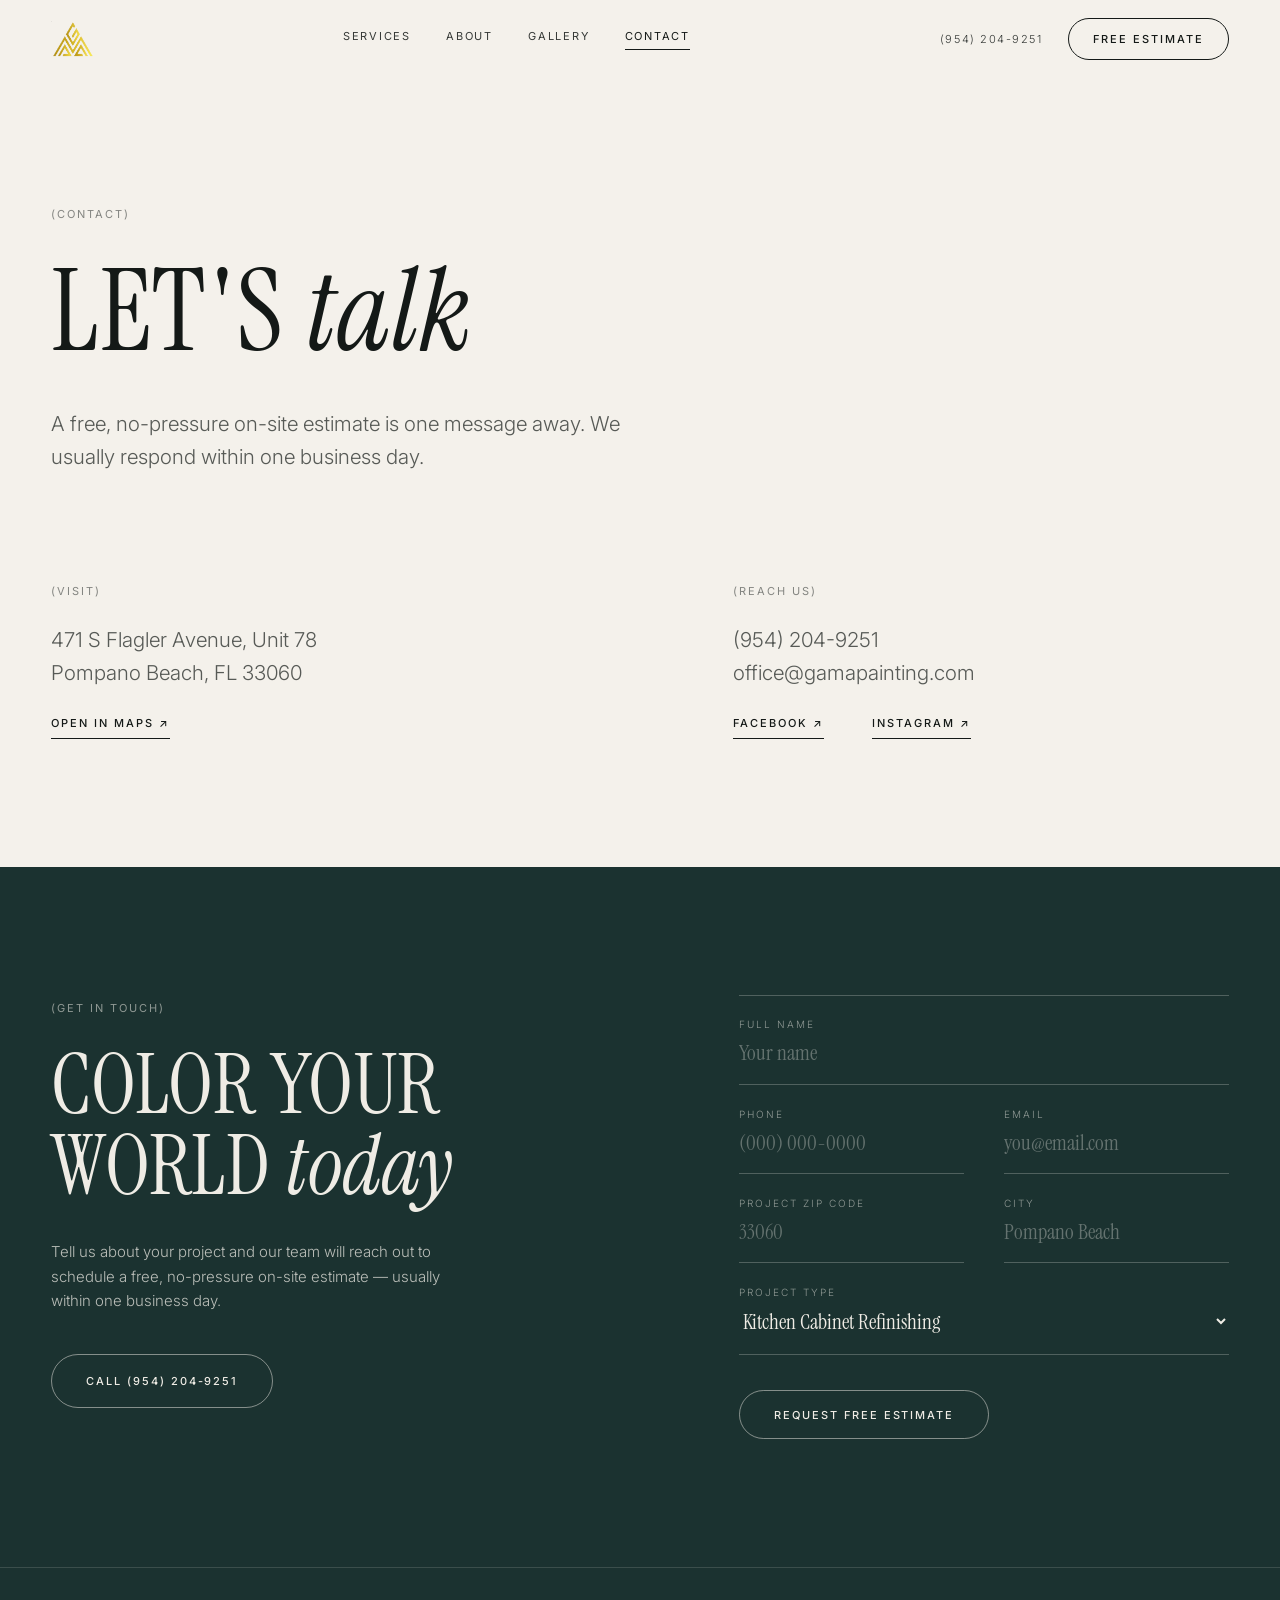
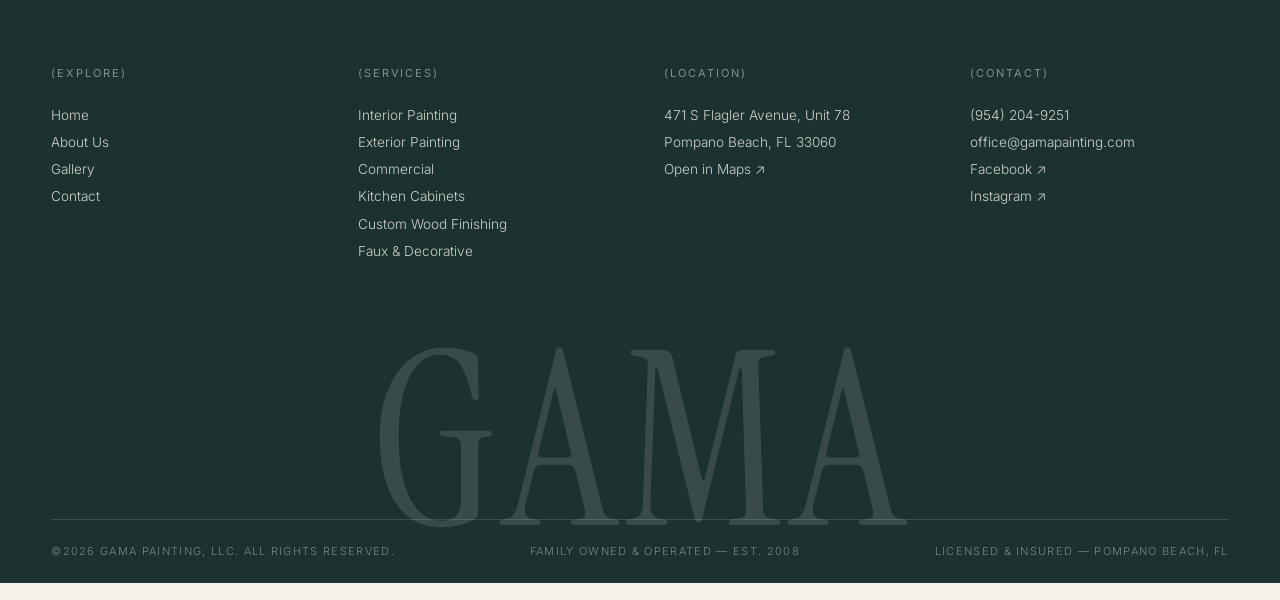
<file: contact.html>
<!DOCTYPE html>
<html lang="en">
<head>
<meta charset="UTF-8">
<meta name="viewport" content="width=device-width, initial-scale=1.0">
<title>Contact — Gama Painting</title>
<meta name="description" content="Request a free on-site estimate from Gama Painting. Call (954) 204-9251 or send a message — Pompano Beach, South Florida.">
<link rel="preconnect" href="https://fonts.googleapis.com">
<link rel="preconnect" href="https://fonts.gstatic.com" crossorigin>
<link href="https://fonts.googleapis.com/css2?family=Instrument+Serif:ital@0;1&family=Inter:wght@300;400;500&display=swap" rel="stylesheet">
<link rel="stylesheet" href="css/style.css">
</head>
<body>
<header class="site-header is-static">
  <a class="brand" href="index.html" aria-label="Gama Painting — Home"><img class="brand-mark" src="img/logo.png" alt="Gama Painting"></a>
  <nav class="main-nav">
    <a href="index.html#services">Services</a>
    <a href="about.html">About</a>
    <a href="gallery.html">Gallery</a>
    <a href="contact.html" class="active">Contact</a>
  </nav>
  <div class="header-cta">
    <a class="header-phone" href="tel:+19542049251">(954) 204-9251</a>
    <a class="btn" href="contact.html">Free Estimate</a>
    <button class="nav-toggle" aria-label="Menu">Menu</button>
  </div>
</header>
<nav class="mobile-menu">
  <a href="index.html">Home</a>
  <a href="index.html#services">Services</a>
  <a href="about.html">About</a>
  <a href="gallery.html">Gallery</a>
  <a href="contact.html">Contact</a>
</nav>
<section class="page-hero">
  <span class="label reveal">(Contact)</span>
  <h1 class="display h-xxl reveal">Let's <em>talk</em></h1>
  <p class="lead reveal" style="max-width:52ch;margin-top:2.5rem">A free, no-pressure on-site estimate is one message away. We usually respond within one business day.</p>
</section>

<section class="section" style="padding-top:2rem">
  <div class="split">
    <div class="split__copy reveal">
      <span class="label">(Visit)</span>
      <p class="lead">471 S Flagler Avenue, Unit 78<br>Pompano Beach, FL 33060</p>
      <a class="text-link" href="https://maps.google.com/?q=471+S+Flagler+Avenue+Pompano+Beach+FL" target="_blank" rel="noopener">Open in Maps ↗</a>
    </div>
    <div class="split__copy reveal">
      <span class="label">(Reach us)</span>
      <p class="lead"><a href="tel:+19542049251">(954) 204-9251</a><br><a href="mailto:office@gamapainting.com">office@gamapainting.com</a></p>
      <div class="partner-line">
        <a class="text-link" href="https://www.facebook.com/gamapainting/" target="_blank" rel="noopener">Facebook ↗</a>
        <a class="text-link" href="https://www.instagram.com/gamapainting1/" target="_blank" rel="noopener">Instagram ↗</a>
      </div>
    </div>
  </div>
</section>


<section class="section cta" id="estimate">
  <div class="cta-grid">
    <div class="reveal">
      <span class="label">(Get in touch)</span>
      <h2 class="display h-xl" style="margin:1.6rem 0 2rem">Color your<br>world <em>today</em></h2>
      <p>Tell us about your project and our team will reach out to schedule a free, no-pressure on-site estimate — usually within one business day.</p>
      <p style="margin-top:2.5rem"><a class="btn btn--light" href="tel:+19542049251">Call (954) 204-9251</a></p>
    </div>
    <form class="form reveal" novalidate>
      <div class="field"><label for="f-name">Full name</label><input id="f-name" type="text" placeholder="Your name" required></div>
      <div class="field-row">
        <div class="field"><label for="f-phone">Phone</label><input id="f-phone" type="tel" placeholder="(000) 000-0000" required></div>
        <div class="field"><label for="f-email">Email</label><input id="f-email" type="email" placeholder="you@email.com" required></div>
      </div>
      <div class="field-row">
        <div class="field"><label for="f-zip">Project zip code</label><input id="f-zip" type="text" placeholder="33060"></div>
        <div class="field"><label for="f-city">City</label><input id="f-city" type="text" placeholder="Pompano Beach"></div>
      </div>
      <div class="field">
        <label for="f-type">Project type</label>
        <select id="f-type">
          <option>Kitchen Cabinet Refinishing</option>
          <option>Interior Painting</option>
          <option>Exterior Painting</option>
          <option>Commercial</option>
          <option>Wood Finishing / Decorative</option>
        </select>
      </div>
      <button class="btn btn--light" type="submit">Request free estimate</button>
      <p class="form__ok">Thank you — your message has been received. We will get back to you shortly.</p>
    </form>
  </div>
</section>

<footer class="site-footer">
  <div class="footer-grid">
    <div>
      <span class="label">(Explore)</span>
      <a href="index.html">Home</a>
      <a href="about.html">About Us</a>
      <a href="gallery.html">Gallery</a>
      <a href="contact.html">Contact</a>
    </div>
    <div>
      <span class="label">(Services)</span>
      <a href="interior-painting.html">Interior Painting</a>
      <a href="exterior-painting.html">Exterior Painting</a>
      <a href="commercial.html">Commercial</a>
      <a href="kitchen-cabinets.html">Kitchen Cabinets</a>
      <a href="wood-finishing.html">Custom Wood Finishing</a>
      <a href="faux-decorative.html">Faux &amp; Decorative</a>
    </div>
    <div>
      <span class="label">(Location)</span>
      <p>471 S Flagler Avenue, Unit 78<br>Pompano Beach, FL 33060</p>
      <a href="https://maps.google.com/?q=471+S+Flagler+Avenue+Pompano+Beach+FL" target="_blank" rel="noopener">Open in Maps ↗</a>
    </div>
    <div>
      <span class="label">(Contact)</span>
      <a href="tel:+19542049251">(954) 204-9251</a>
      <a href="mailto:office@gamapainting.com">office@gamapainting.com</a>
      <a href="https://www.facebook.com/gamapainting/" target="_blank" rel="noopener">Facebook ↗</a>
      <a href="https://www.instagram.com/gamapainting1/" target="_blank" rel="noopener">Instagram ↗</a>
    </div>
  </div>
  <div class="footer-mark">Gama</div>
  <div class="footer-base">
    <span>©2026 Gama Painting, LLC. All rights reserved.</span>
    <span>Family owned &amp; operated — Est. 2008</span>
    <span>Licensed &amp; insured — Pompano Beach, FL</span>
  </div>
</footer>
<script src="js/main.js"></script>
</body>
</html>
</file>
<file: css/style.css>
/* ============================================================
   GAMA PAINTING — Editorial redesign (Elyse Residence reference)
   Light mode · Instrument Serif + Inter · #254441 accent
   ============================================================ */

:root {
  --paper: #f4f1eb;
  --paper-2: #eae5db;
  --ink: #141917;
  --ink-70: rgba(20, 25, 23, 0.7);
  --ink-50: rgba(20, 25, 23, 0.5);
  --line: rgba(20, 25, 23, 0.16);
  --green: #254441;
  --green-deep: #1b3230;
  --paper-on-dark: #efece5;
  --serif: "Instrument Serif", "Times New Roman", serif;
  --sans: "Inter", "Helvetica Neue", Arial, sans-serif;
  --pad: clamp(1.25rem, 4vw, 4rem);
}

* { margin: 0; padding: 0; box-sizing: border-box; }

html { scroll-behavior: smooth; }

body {
  background: var(--paper);
  color: var(--ink);
  font-family: var(--sans);
  font-size: 15px;
  font-weight: 300;
  line-height: 1.65;
  -webkit-font-smoothing: antialiased;
  overflow-x: hidden;
}

img { max-width: 100%; display: block; }
a { color: inherit; text-decoration: none; }
ul { list-style: none; }

::selection { background: var(--green); color: var(--paper); }

/* ---------- type utilities ---------- */

.label {
  font-family: var(--sans);
  font-size: 0.6875rem;
  font-weight: 400;
  letter-spacing: 0.18em;
  text-transform: uppercase;
  color: var(--ink-50);
}

.label--light { color: rgba(239, 236, 229, 0.6); }

.display {
  font-family: var(--serif);
  font-weight: 400;
  text-transform: uppercase;
  line-height: 0.98;
  letter-spacing: 0.005em;
}

.display em,
.serif-italic {
  font-family: var(--serif);
  font-style: italic;
  text-transform: none;
  letter-spacing: 0;
}

.h-xxl { font-size: clamp(3.2rem, 9vw, 8.5rem); }
.h-xl  { font-size: clamp(2.6rem, 6.5vw, 5.5rem); }
.h-lg  { font-size: clamp(2rem, 4.5vw, 3.6rem); }
.h-md  { font-size: clamp(1.5rem, 2.6vw, 2.1rem); }

.lead {
  font-size: clamp(1.05rem, 1.6vw, 1.3rem);
  line-height: 1.6;
  color: var(--ink-70);
  font-weight: 300;
}

.body-copy { color: var(--ink-70); max-width: 44ch; }

/* ---------- buttons ---------- */

.btn {
  display: inline-flex;
  align-items: center;
  gap: 0.75rem;
  font-family: var(--sans);
  font-size: 0.6875rem;
  font-weight: 500;
  letter-spacing: 0.18em;
  text-transform: uppercase;
  padding: 1.05rem 2.1rem;
  border: 1px solid var(--ink);
  border-radius: 999px;
  color: var(--ink);
  background: transparent;
  cursor: pointer;
  transition: background 0.35s ease, color 0.35s ease, border-color 0.35s ease;
}

.btn:hover { background: var(--green); border-color: var(--green); color: var(--paper); }

.btn--solid { background: var(--green); border-color: var(--green); color: var(--paper); }
.btn--solid:hover { background: var(--ink); border-color: var(--ink); }

.btn--light { border-color: rgba(239, 236, 229, 0.5); color: var(--paper-on-dark); }
.btn--light:hover { background: var(--paper-on-dark); border-color: var(--paper-on-dark); color: var(--ink); }

.text-link {
  justify-self: start;
  align-self: start;
  font-size: 0.6875rem;
  font-weight: 500;
  letter-spacing: 0.18em;
  text-transform: uppercase;
  border-bottom: 1px solid var(--ink);
  padding-bottom: 0.35rem;
  transition: color 0.3s, border-color 0.3s;
}
.text-link:hover { color: var(--green); border-color: var(--green); }

/* ---------- header ---------- */

.site-header {
  position: fixed;
  inset: 0 0 auto 0;
  z-index: 100;
  display: flex;
  align-items: center;
  justify-content: space-between;
  padding: 1.1rem var(--pad);
  transition: background 0.4s ease, box-shadow 0.4s ease, padding 0.4s ease;
  color: var(--paper-on-dark);
}

.site-header.is-solid {
  background: rgba(244, 241, 235, 0.92);
  backdrop-filter: blur(12px);
  color: var(--ink);
  box-shadow: 0 1px 0 var(--line);
  padding: 0.85rem var(--pad);
}

.site-header.is-static {
  position: absolute;
  color: var(--ink);
}
.site-header.is-static.is-solid { position: fixed; }

.brand {
  font-family: var(--serif);
  font-size: 1.55rem;
  letter-spacing: 0.04em;
  text-transform: uppercase;
  line-height: 1;
  display: inline-flex;
  align-items: center;
  gap: 0.7rem;
}

.brand-mark {
  width: 2.6rem;
  height: auto;
  flex-shrink: 0;
  display: block;
}
.brand span { font-style: italic; text-transform: none; letter-spacing: 0; opacity: 0.75; font-size: 0.9em; }

.main-nav { display: flex; gap: 2.2rem; }

.main-nav a {
  font-size: 0.6875rem;
  font-weight: 400;
  letter-spacing: 0.16em;
  text-transform: uppercase;
  opacity: 0.85;
  transition: opacity 0.25s;
}
.main-nav a:hover, .main-nav a.active { opacity: 1; }
.main-nav a.active { border-bottom: 1px solid currentColor; padding-bottom: 0.25rem; }

.header-cta { display: flex; align-items: center; gap: 1.6rem; }
.header-phone {
  font-size: 0.6875rem;
  letter-spacing: 0.14em;
  opacity: 0.85;
  white-space: nowrap;
}
.header-cta .btn { padding: 0.7rem 1.5rem; }
.site-header:not(.is-solid):not(.is-static) .btn { border-color: rgba(239,236,229,0.5); color: var(--paper-on-dark); }
.site-header:not(.is-solid):not(.is-static) .btn:hover { background: var(--paper-on-dark); color: var(--ink); }

.nav-toggle {
  display: none;
  background: none;
  border: none;
  color: currentColor;
  font-size: 0.6875rem;
  letter-spacing: 0.18em;
  text-transform: uppercase;
  cursor: pointer;
  font-family: var(--sans);
}

/* mobile menu */
.mobile-menu {
  position: fixed;
  inset: 0;
  background: var(--green-deep);
  color: var(--paper-on-dark);
  z-index: 99;
  display: flex;
  flex-direction: column;
  justify-content: center;
  padding: var(--pad);
  gap: 0.4rem;
  opacity: 0;
  pointer-events: none;
  transition: opacity 0.4s ease;
}
.mobile-menu.open { opacity: 1; pointer-events: auto; }
.mobile-menu a {
  font-family: var(--serif);
  font-size: clamp(2rem, 8vw, 3.4rem);
  text-transform: uppercase;
  line-height: 1.15;
  opacity: 0.9;
}
.mobile-menu a:hover { font-style: italic; }

/* ---------- hero ---------- */

.hero {
  position: relative;
  min-height: 100svh;
  display: flex;
  flex-direction: column;
  justify-content: flex-end;
  color: var(--paper-on-dark);
  isolation: isolate;
  overflow: hidden;
}

.hero__media, .hero__media img {
  position: absolute;
  inset: 0;
  width: 100%;
  height: 100%;
  object-fit: cover;
  z-index: -2;
}

.hero::after {
  content: "";
  position: absolute;
  inset: 0;
  z-index: -1;
  background: linear-gradient(to bottom, rgba(18,23,23,0.35) 0%, rgba(18,23,23,0.12) 45%, rgba(18,23,23,0.68) 100%);
}

@media (max-width: 980px) {
  .hero::after {
    background: linear-gradient(to bottom, rgba(18,23,23,0.38) 0%, rgba(18,23,23,0.18) 35%, rgba(18,23,23,0.55) 65%, rgba(18,23,23,0.82) 100%);
  }
}

.hero__top {
  position: absolute;
  top: 6.5rem;
  left: var(--pad);
  right: var(--pad);
  display: flex;
  justify-content: space-between;
}

.hero__title {
  font-size: clamp(5rem, 21.5vw, 21rem);
  text-align: left;
  padding: 0 var(--pad);
  margin-bottom: -0.02em;
  letter-spacing: 0.02em;
}

.hero__strap {
  display: flex;
  justify-content: space-between;
  align-items: flex-end;
  gap: 2rem;
  padding: 0 var(--pad) 2.2rem;
}

.hero__strap p {
  max-width: 34ch;
  font-size: 0.95rem;
  color: rgba(239, 236, 229, 0.85);
}

.hero--inner {
  min-height: 72svh;
}
.hero--inner .hero__title { font-size: clamp(3rem, 10.5vw, 9.5rem); }

/* ---------- sections ---------- */

section { position: relative; }

.section {
  padding: clamp(5rem, 10vw, 9rem) var(--pad);
}

.section--line { border-top: 1px solid var(--line); }
.section--tint { background: var(--paper-2); }

.section-head {
  display: grid;
  grid-template-columns: 1fr auto;
  align-items: end;
  gap: 2rem;
  margin-bottom: clamp(3rem, 6vw, 5.5rem);
}

.section-head .label { display: block; margin-bottom: 1.6rem; }

/* about split */
.split {
  display: grid;
  grid-template-columns: 1.1fr 0.9fr;
  gap: clamp(2.5rem, 6vw, 6rem);
  align-items: start;
}

.split__copy { display: grid; gap: 1.5rem; max-width: 52ch; }

.portrait-stack { position: relative; }
.portrait-stack img {
  width: 100%;
  aspect-ratio: 4 / 5;
  object-fit: cover;
}

/* stats */
.stats {
  display: grid;
  grid-template-columns: repeat(4, 1fr);
  border-top: 1px solid var(--line);
  margin-top: clamp(3.5rem, 7vw, 6rem);
}

.stat {
  padding: 2.4rem 2rem 0 0;
  border-right: 1px solid var(--line);
  padding-right: 2rem;
}
.stat:last-child { border-right: 0; }
.stat + .stat { padding-left: 2rem; }

.stat__num {
  font-family: var(--serif);
  font-size: clamp(3.4rem, 6vw, 5.6rem);
  line-height: 1;
}
.stat__num sup {
  font-size: 0.35em;
  font-style: italic;
  vertical-align: super;
}
.stat__cap {
  margin-top: 1rem;
  font-size: 0.8rem;
  color: var(--ink-50);
  max-width: 20ch;
}

/* ---------- services index ---------- */

.service-rows { border-top: 1px solid var(--line); }

.service-row {
  display: grid;
  grid-template-columns: 4rem 1fr 22rem auto;
  align-items: center;
  gap: 2.5rem;
  padding: 2.2rem 0;
  border-bottom: 1px solid var(--line);
  transition: padding 0.35s ease;
}

.service-row:hover { padding-left: 1rem; }

.service-row__idx {
  font-size: 0.6875rem;
  letter-spacing: 0.18em;
  color: var(--ink-50);
}

.service-row__name {
  font-family: var(--serif);
  font-size: clamp(1.7rem, 3.6vw, 3.1rem);
  text-transform: uppercase;
  line-height: 1;
  transition: font-style 0.2s;
}
.service-row:hover .service-row__name { font-style: italic; color: var(--green); }

.service-row__desc { font-size: 0.85rem; color: var(--ink-50); max-width: 34ch; }

.service-row__thumb {
  width: 9rem;
  height: 6rem;
  object-fit: cover;
  opacity: 0;
  transform: scale(0.94);
  transition: opacity 0.4s ease, transform 0.4s ease;
}
.service-row:hover .service-row__thumb { opacity: 1; transform: scale(1); }

/* ---------- values ---------- */

.values { border-top: 1px solid var(--line); }

.value-item {
  display: grid;
  grid-template-columns: 6rem 1fr 1fr;
  gap: 2rem;
  padding: 2.6rem 0;
  border-bottom: 1px solid var(--line);
  align-items: baseline;
}

.value-item__num { font-size: 0.6875rem; letter-spacing: 0.2em; color: var(--ink-50); }

.value-item__name {
  font-family: var(--serif);
  font-size: clamp(1.4rem, 2.6vw, 2.2rem);
  text-transform: uppercase;
  line-height: 1.1;
}

.value-item__desc { color: var(--ink-70); max-width: 40ch; font-size: 0.9rem; }

/* ---------- process steps ---------- */

.steps { counter-reset: step; border-top: 1px solid var(--line); }

.step {
  display: grid;
  grid-template-columns: 6rem 1fr 1.2fr;
  gap: 2rem;
  padding: 2.3rem 0;
  border-bottom: 1px solid var(--line);
  align-items: baseline;
}

.step__num { font-size: 0.6875rem; letter-spacing: 0.2em; color: var(--ink-50); }

.step__name {
  font-family: var(--serif);
  font-size: clamp(1.3rem, 2.4vw, 2rem);
  text-transform: uppercase;
  line-height: 1.12;
}

.step__desc { color: var(--ink-70); font-size: 0.9rem; max-width: 52ch; }

/* ---------- image bands / galleries ---------- */

.img-band {
  display: grid;
  grid-template-columns: repeat(3, 1fr);
  gap: 1rem;
}
.img-band img {
  width: 100%;
  aspect-ratio: 4 / 3;
  object-fit: cover;
}
.img-band img:nth-child(2) { transform: translateY(2.5rem); }

.masonry {
  columns: 3;
  column-gap: 1rem;
}
.masonry img {
  width: 100%;
  margin-bottom: 1rem;
  break-inside: avoid;
}
.masonry img.is-hidden { display: none; }

.load-more-wrap {
  text-align: center;
  margin-top: clamp(2rem, 4vw, 3rem);
}
.load-more span { opacity: 0.55; }

/* full-bleed image */
.full-image { height: clamp(20rem, 70vh, 44rem); overflow: hidden; }
.full-image img { width: 100%; height: 100%; object-fit: cover; }

/* ---------- before / after ---------- */

.ba {
  position: relative;
  aspect-ratio: 4 / 3;
  overflow: hidden;
  user-select: none;
}
.ba img {
  position: absolute;
  inset: 0;
  width: 100%;
  height: 100%;
  object-fit: cover;
  pointer-events: none;
}
.ba__after { clip-path: inset(0 0 0 50%); }
.ba__handle {
  position: absolute;
  top: 0;
  bottom: 0;
  left: 50%;
  width: 1px;
  background: var(--paper);
  pointer-events: none;
}
.ba__handle::after {
  content: "◂ ▸";
  position: absolute;
  top: 50%;
  left: 50%;
  transform: translate(-50%, -50%);
  background: var(--paper);
  color: var(--ink);
  font-size: 0.6rem;
  letter-spacing: 0.1em;
  padding: 0.55rem 0.7rem;
  border-radius: 999px;
  white-space: nowrap;
}
.ba input[type="range"] {
  position: absolute;
  inset: 0;
  width: 100%;
  height: 100%;
  opacity: 0;
  cursor: ew-resize;
  margin: 0;
}
.ba__tag {
  position: absolute;
  bottom: 0.9rem;
  font-size: 0.6rem;
  letter-spacing: 0.18em;
  text-transform: uppercase;
  background: rgba(20,25,23,0.55);
  color: var(--paper-on-dark);
  padding: 0.35rem 0.7rem;
  border-radius: 999px;
  pointer-events: none;
}
.ba__tag--before { left: 0.9rem; }
.ba__tag--after { right: 0.9rem; }

.ba-grid {
  display: grid;
  grid-template-columns: 1fr 1fr;
  gap: 1rem;
}

/* ---------- quotes ---------- */

.quotes {
  display: grid;
  grid-template-columns: repeat(2, 1fr);
  gap: 1px;
  background: var(--line);
  border: 1px solid var(--line);
}

.quote {
  background: var(--paper);
  padding: clamp(2rem, 4vw, 3.4rem);
  display: flex;
  flex-direction: column;
  gap: 2rem;
  justify-content: space-between;
}
.section--tint .quote { background: var(--paper-2); }

.quote__text {
  font-family: var(--serif);
  font-size: clamp(1.15rem, 1.9vw, 1.55rem);
  line-height: 1.35;
}
.quote__text::before { content: "“"; }
.quote__text::after { content: "”"; }

.quote__who { font-size: 0.6875rem; letter-spacing: 0.16em; text-transform: uppercase; color: var(--ink-50); }

.rating-line {
  display: flex;
  align-items: baseline;
  gap: 1.2rem;
  margin-bottom: clamp(2.5rem, 5vw, 4rem);
}
.rating-line .stars { color: var(--green); letter-spacing: 0.2em; }

/* ---------- marquee ---------- */

.marquee {
  overflow: hidden;
  border-top: 1px solid var(--line);
  border-bottom: 1px solid var(--line);
  padding: 1.4rem 0;
  white-space: nowrap;
}
.marquee__track {
  display: inline-block;
  animation: marquee 38s linear infinite;
}
.marquee span {
  font-family: var(--serif);
  font-size: clamp(1.1rem, 2vw, 1.6rem);
  text-transform: uppercase;
  margin-right: 3.5rem;
  color: var(--ink-70);
}
.marquee em { font-style: italic; color: var(--green); }

@keyframes marquee {
  from { transform: translateX(0); }
  to { transform: translateX(-50%); }
}

/* ---------- FAQ ---------- */

.faq { border-top: 1px solid var(--line); }

.faq-item { border-bottom: 1px solid var(--line); }

.faq-item summary {
  display: grid;
  grid-template-columns: 5rem 1fr auto;
  gap: 2rem;
  align-items: baseline;
  padding: 1.9rem 0;
  cursor: pointer;
  list-style: none;
}
.faq-item summary::-webkit-details-marker { display: none; }

.faq-item__num { font-size: 0.6875rem; letter-spacing: 0.2em; color: var(--ink-50); }

.faq-item__q {
  font-family: var(--serif);
  font-size: clamp(1.2rem, 2.2vw, 1.8rem);
  text-transform: uppercase;
  line-height: 1.15;
}

.faq-item__icon {
  font-family: var(--serif);
  font-size: 1.4rem;
  transition: transform 0.3s;
}
.faq-item[open] .faq-item__icon { transform: rotate(45deg); }

.faq-item__a {
  padding: 0 0 2.2rem 7rem;
  color: var(--ink-70);
  max-width: 62ch;
  font-size: 0.92rem;
}

/* ---------- CTA / form ---------- */

.cta {
  background: var(--green-deep);
  color: var(--paper-on-dark);
}

.cta .label { color: rgba(239, 236, 229, 0.55); }

.cta-grid {
  display: grid;
  grid-template-columns: 1.1fr 0.9fr;
  gap: clamp(3rem, 7vw, 7rem);
  align-items: start;
}

.cta p { color: rgba(239, 236, 229, 0.75); max-width: 44ch; }

.form { display: grid; gap: 0; border-top: 1px solid rgba(239,236,229,0.25); }

.form .field {
  display: grid;
  gap: 0.4rem;
  padding: 1.3rem 0 1.1rem;
  border-bottom: 1px solid rgba(239,236,229,0.25);
}

.form label {
  font-size: 0.625rem;
  letter-spacing: 0.2em;
  text-transform: uppercase;
  color: rgba(239, 236, 229, 0.55);
}

.form input, .form select {
  background: transparent;
  border: none;
  outline: none;
  color: var(--paper-on-dark);
  font-family: var(--serif);
  font-size: 1.3rem;
  width: 100%;
}
.form select option { color: var(--ink); }
.form input::placeholder { color: rgba(239,236,229,0.35); }

.form .btn { margin-top: 2.2rem; justify-self: start; }

.form__ok {
  font-family: var(--serif);
  font-size: 1.5rem;
  font-style: italic;
  padding-top: 2rem;
  display: none;
}

.field-row { display: grid; grid-template-columns: 1fr 1fr; gap: 0 2.5rem; }

/* ---------- footer ---------- */

.site-footer {
  background: var(--green-deep);
  color: var(--paper-on-dark);
  padding: clamp(4rem, 8vw, 6rem) var(--pad) 0;
  border-top: 1px solid rgba(239,236,229,0.15);
}

.footer-grid {
  display: grid;
  grid-template-columns: repeat(4, 1fr);
  gap: 3rem;
  padding-bottom: 4rem;
}

.footer-grid .label { color: rgba(239,236,229,0.5); display: block; margin-bottom: 1.2rem; }

.footer-grid a, .footer-grid p {
  display: block;
  font-size: 0.85rem;
  color: rgba(239,236,229,0.85);
  line-height: 2;
}
.footer-grid a:hover { color: #fff; font-style: italic; }

.footer-mark {
  font-family: var(--serif);
  font-size: clamp(4.5rem, 19vw, 19rem);
  text-transform: uppercase;
  line-height: 0.78;
  text-align: center;
  color: rgba(239, 236, 229, 0.14);
  letter-spacing: 0.03em;
  transform: translateY(0.08em);
  user-select: none;
}

.footer-base {
  display: flex;
  justify-content: space-between;
  gap: 1rem;
  padding: 1.4rem 0;
  border-top: 1px solid rgba(239,236,229,0.15);
  font-size: 0.6875rem;
  letter-spacing: 0.12em;
  text-transform: uppercase;
  color: rgba(239,236,229,0.45);
}

/* ---------- page intro (inner pages) ---------- */

.page-hero {
  padding: clamp(9rem, 16vw, 13rem) var(--pad) clamp(3rem, 6vw, 5rem);
}
.page-hero .label { display: block; margin-bottom: 2rem; }

.partner-line {
  display: flex;
  gap: 3rem;
  align-items: center;
  flex-wrap: wrap;
}
.partner-line span {
  font-family: var(--serif);
  font-size: 1.3rem;
  font-style: italic;
  color: var(--ink-50);
}

/* ---------- reveal animations ---------- */

.reveal {
  opacity: 0;
  transform: translateY(2.2rem);
  transition: opacity 0.9s cubic-bezier(0.16, 1, 0.3, 1), transform 0.9s cubic-bezier(0.16, 1, 0.3, 1);
}
.reveal.in { opacity: 1; transform: none; }

@media (prefers-reduced-motion: reduce) {
  .reveal { opacity: 1; transform: none; transition: none; }
  .marquee__track { animation: none; }
}

/* ---------- responsive ---------- */

@media (max-width: 980px) {
  .main-nav { display: none; }
  .header-phone { display: none; }
  .nav-toggle { display: block; }
  .split, .cta-grid { grid-template-columns: 1fr; }
  .stats { grid-template-columns: 1fr 1fr; }
  .stat { border-right: 0; padding-left: 0 !important; border-top: 1px solid var(--line); }
  .stat:nth-child(odd) { border-right: 1px solid var(--line); padding-right: 1.5rem; }
  .stat:nth-child(even) { padding-left: 1.5rem !important; }
  .stats { border-top: 0; }
  .service-row { grid-template-columns: 3rem 1fr; }
  .service-row__desc, .service-row__thumb { display: none; }
  .value-item, .step { grid-template-columns: 3.5rem 1fr; }
  .value-item__desc, .step__desc { grid-column: 2; }
  .quotes { grid-template-columns: 1fr; }
  .img-band { grid-template-columns: 1fr 1fr; }
  .img-band img:nth-child(2) { transform: none; }
  .masonry { columns: 2; }
  .faq-item summary { grid-template-columns: 3rem 1fr auto; gap: 1rem; }
  .faq-item__a { padding-left: 4rem; }
  .footer-grid { grid-template-columns: 1fr 1fr; }
  .ba-grid { grid-template-columns: 1fr; }
  .field-row { grid-template-columns: 1fr; }
}

@media (max-width: 560px) {
  .hero__strap { flex-direction: column; align-items: flex-start; }
  .section-head { grid-template-columns: 1fr; align-items: start; }
  .masonry { columns: 1; }
  .img-band { grid-template-columns: 1fr; }
  .footer-base { flex-direction: column; gap: 0.3rem; }
}
</file>
